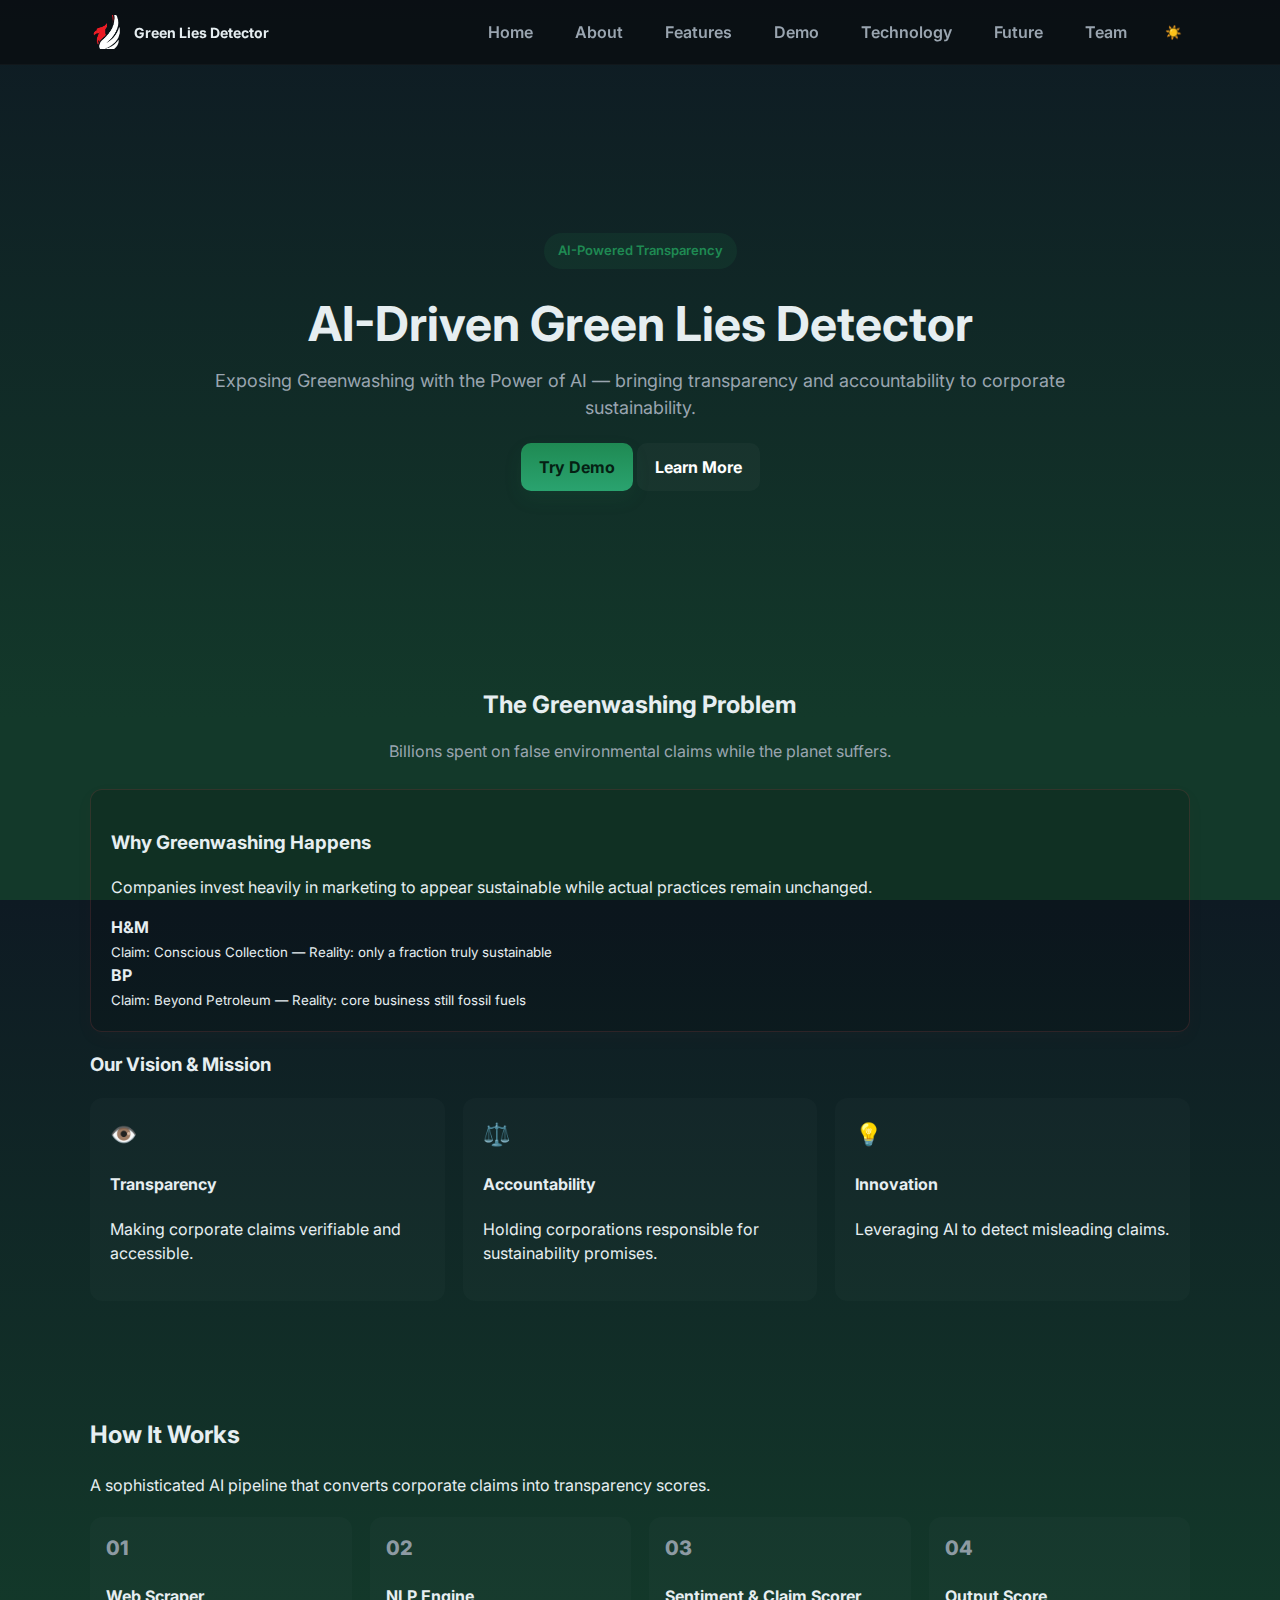
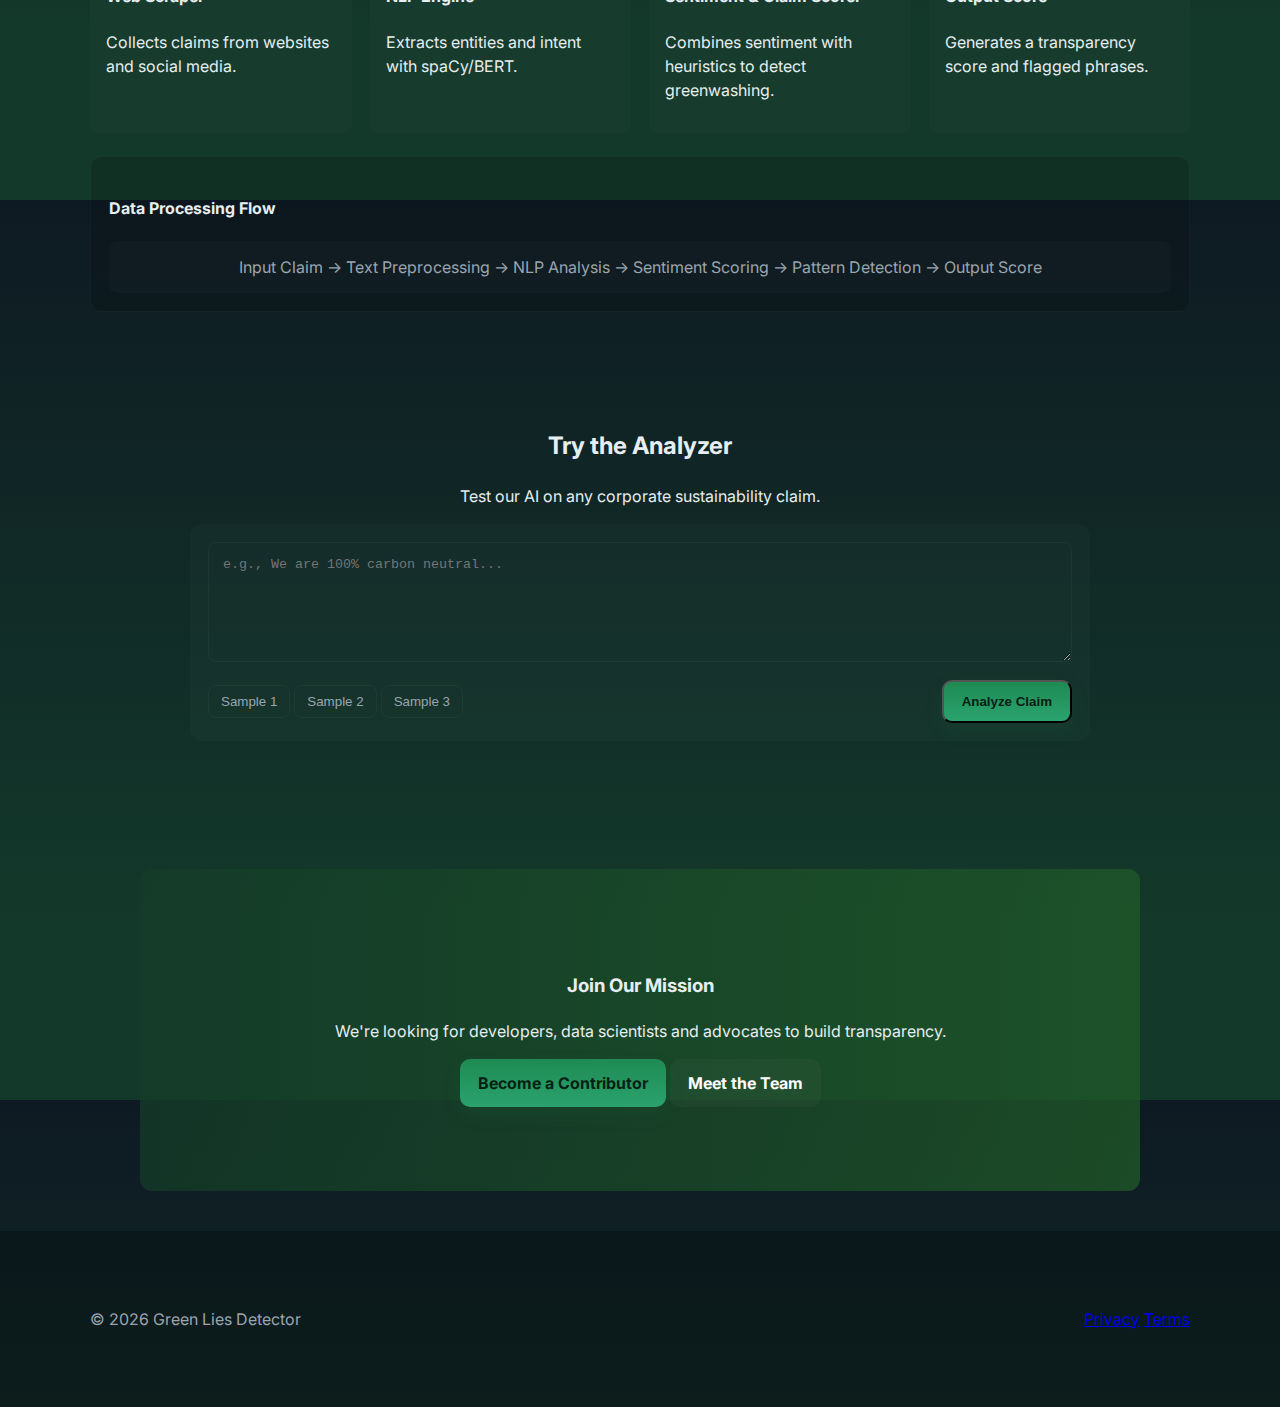
<file: index.html>
<!doctype html>
<html lang="en">
<head>
  <meta charset="utf-8" />
  <meta name="viewport" content="width=device-width,initial-scale=1" />
  <title>Green Lies Detector — Home</title>

  <!-- Google font -->
  <link href="https://fonts.googleapis.com/css2?family=Inter:wght@300;400;600;700;800&display=swap" rel="stylesheet">

  <link rel="stylesheet" href="./styles.css">
</head>
<body>
  <!-- Top Navbar -->
  <header class="site-header">
    <div class="container nav-inner">
      <a class="brand" href="index.html">
        <img src="./logo.png" alt="Green Lies Detector" class="logo">
        <span>Green Lies Detector</span>
      </a>

      <nav class="nav">
        <a href="index.html">Home</a>
        <a href="about.html">About</a>
        <a href="features.html">Features</a>
        <a href="demo.html">Demo</a>
        <a href="technology.html">Technology</a>
        <a href="future.html">Future</a>
        <a href="team.html">Team</a>
        <button id="themeToggle" class="theme-btn" aria-label="Toggle theme">☀️</button>
      </nav>

      <button class="nav-toggle" aria-label="Open menu" id="navToggle">☰</button>
    </div>
  </header>

  <!-- Hero -->
  <main>
    <section class="hero">
      <div class="container hero-inner">
        <span class="badge">AI-Powered Transparency</span>
        <h1>AI-Driven Green Lies Detector</h1>
        <p class="lead">Exposing Greenwashing with the Power of AI — bringing transparency and accountability to corporate sustainability.</p>

        <div class="cta-row">
          <a class="btn primary" href="demo.html">Try Demo</a>
          <a class="btn ghost" href="about.html">Learn More</a>
        </div>
      </div>
    </section>

    <!-- Problem / Vision -->
    <section class="problem">
      <div class="container">
        <h2>The Greenwashing Problem</h2>
        <p class="muted">Billions spent on false environmental claims while the planet suffers.</p>

        <div class="card warning-card">
          <h3>Why Greenwashing Happens</h3>
          <p>Companies invest heavily in marketing to appear sustainable while actual practices remain unchanged.</p>
          <div class="examples">
            <div><strong>H&amp;M</strong><br><small>Claim: Conscious Collection — Reality: only a fraction truly sustainable</small></div>
            <div><strong>BP</strong><br><small>Claim: Beyond Petroleum — Reality: core business still fossil fuels</small></div>
          </div>
        </div>

        <h3 class="center">Our Vision &amp; Mission</h3>
        <div class="three-col">
          <div class="feature-card">
            <div class="icon">👁️</div>
            <h4>Transparency</h4>
            <p>Making corporate claims verifiable and accessible.</p>
          </div>
          <div class="feature-card">
            <div class="icon">⚖️</div>
            <h4>Accountability</h4>
            <p>Holding corporations responsible for sustainability promises.</p>
          </div>
          <div class="feature-card">
            <div class="icon">💡</div>
            <h4>Innovation</h4>
            <p>Leveraging AI to detect misleading claims.</p>
          </div>
        </div>
      </div>
    </section>

    <!-- How it works -->
    <section class="how">
      <div class="container">
        <h2>How It Works</h2>
        <p class="muted">A sophisticated AI pipeline that converts corporate claims into transparency scores.</p>

        <div class="steps-grid">
          <div class="step-card"><div class="num">01</div><h4>Web Scraper</h4><p>Collects claims from websites and social media.</p></div>
          <div class="step-card"><div class="num">02</div><h4>NLP Engine</h4><p>Extracts entities and intent with spaCy/BERT.</p></div>
          <div class="step-card"><div class="num">03</div><h4>Sentiment &amp; Claim Scorer</h4><p>Combines sentiment with heuristics to detect greenwashing.</p></div>
          <div class="step-card"><div class="num">04</div><h4>Output Score</h4><p>Generates a transparency score and flagged phrases.</p></div>
        </div>

        <div class="process-box">
          <h4>Data Processing Flow</h4>
          <div class="flow">
            <div>Input Claim → Text Preprocessing → NLP Analysis → Sentiment Scoring → Pattern Detection → Output Score</div>
          </div>
        </div>
      </div>
    </section>

    <!-- Try Analyzer form preview -->
    <section class="analyzer">
      <div class="container">
        <h2>Try the Analyzer</h2>
        <p class="muted">Test our AI on any corporate sustainability claim.</p>

        <form id="analyzeForm" class="analyze-form">
          <textarea id="claimText" placeholder="e.g., We are 100% carbon neutral..." rows="5"></textarea>
          <div class="form-actions">
            <div class="samples">
              <button type="button" class="sample">Sample 1</button>
              <button type="button" class="sample">Sample 2</button>
              <button type="button" class="sample">Sample 3</button>
            </div>
            <button type="submit" class="btn primary">Analyze Claim</button>
          </div>
        </form>

        <div id="analyzeResult" class="result-box" aria-live="polite" hidden></div>
      </div>
    </section>

    <!-- Footer CTA -->
    <section class="cta-join">
      <div class="container join-inner">
        <h3>Join Our Mission</h3>
        <p>We're looking for developers, data scientists and advocates to build transparency.</p>
        <div><a class="btn primary" href="https://github.com" target="_blank">Become a Contributor</a>
        <a class="btn ghost" href="team.html">Meet the Team</a></div>
      </div>
    </section>
  </main>

  <!-- Footer -->
  <footer class="site-footer">
    <div class="container">
      <div class="footer-row">
        <div>© <span id="year"></span> Green Lies Detector</div>
        <div class="footer-links">
          <a href="privacy.html">Privacy</a> <a href="terms.html">Terms</a>
        </div>
      </div>
    </div>
  </footer>

  <script src="./script.js"></script>
</body>
</html>
</file>
<file: styles.css>
:root{
  --bg: #0f1721;
  --panel: #14202a;
  --muted: #9aa5b0;
  --accent: #1f8a53;
  --accent-2: #2f6b4f;
  --card: #12181d;
  --glass: rgba(255,255,255,0.02);
  --radius: 12px;
  --max-width: 1100px;
  --gap: 24px;
  font-family: 'Inter', system-ui, -apple-system, 'Segoe UI', Roboto, 'Helvetica Neue', Arial;
}

*{box-sizing:border-box}
html,body{height:100%}
body{
  margin:0;
  background: linear-gradient(180deg, #0e1a23 0%, #13392a 80%);
  color:#e6eef1;
  -webkit-font-smoothing:antialiased;
  -moz-osx-font-smoothing:grayscale;
  line-height:1.5;
  font-size:16px;
}

/* Layout container */
.container{
  width: 92%;
  max-width: var(--max-width);
  margin: 0 auto;
  padding: 48px 0;
}

/* Header */
.site-header{
  position:sticky;
  top:0;
  z-index:50;
  background: rgba(9,14,18,0.85);
  border-bottom:1px solid rgba(255,255,255,0.03);
}
.nav-inner{
  display:flex;
  align-items:center;
  justify-content:space-between;
  gap:12px;
  padding:12px 0;
}

/* brand */
.brand{display:flex;align-items:center;gap:10px;text-decoration:none;color:inherit}
.logo{width:34px;height:34px;border-radius:6px;object-fit:cover}
.brand span{font-weight:700;font-size:14px;}

/* nav */
.nav{display:flex;gap:18px;align-items:center}
.nav a{color:var(--muted);text-decoration:none;font-weight:600;padding:8px 12px;border-radius:8px}
.nav a.active, .nav a:hover{color:#fff;background:rgba(255,255,255,0.02)}
.theme-btn{background:transparent;border:0;color:var(--muted);cursor:pointer;padding:8px;border-radius:8px}
.nav-toggle{display:none;background:transparent;border:0;color:var(--muted);font-size:20px}

/* Hero */
.hero{
  padding:120px 0 80px;
  text-align:center;
  min-height:420px;
  display:flex;
  align-items:center;
  justify-content:center;
}
.hero-inner{max-width:880px}
.badge{display:inline-block;background:rgba(31,138,83,0.12);color:var(--accent);padding:8px 14px;border-radius:999px;font-weight:600;font-size:13px;margin-bottom:18px}
h1{font-size:48px;margin:12px 0 8px;line-height:1.05}
.lead{color:var(--muted);font-size:18px;margin-bottom:22px}

/* CTAs */
.btn{display:inline-block;padding:12px 18px;border-radius:10px;text-decoration:none;font-weight:700}
.btn.primary{background:linear-gradient(180deg,var(--accent),#2aa36f);color:#052013;box-shadow:0 8px 18px rgba(23,120,70,0.12)}
.btn.ghost{background:rgba(255,255,255,0.03);color:#fff}

/* Problem section */
.problem h2{text-align:center;margin-bottom:6px}
.problem .muted{color:var(--muted);text-align:center;margin-bottom:26px}
.card{background:rgba(0,0,0,0.15);padding:18px;border-radius:12px;border:1px solid rgba(255,255,255,0.03)}
.warning-card{border:1px solid rgba(200,80,80,0.18);box-shadow:0 6px 20px rgba(200,60,60,0.03);margin:18px 0;padding:20px}

/* Grid layouts */
.three-col{display:flex;gap:18px;justify-content:center;margin-top:18px}
.feature-card{background:rgba(255,255,255,0.02);padding:20px;border-radius:12px;flex:1;min-width:220px;text-align:left}
.feature-card .icon{font-size:22px;margin-bottom:8px}

/* How it works */
.how .steps-grid{display:grid;grid-template-columns:repeat(4,1fr);gap:18px;margin-top:20px}
.step-card{background:rgba(255,255,255,0.02);padding:16px;border-radius:12px;min-height:140px}
.step-card .num{font-weight:800;font-size:20px;color:var(--muted);opacity:0.9;margin-bottom:8px}

/* process box */
.process-box{margin-top:22px;background:rgba(0,0,0,0.14);border-radius:12px;padding:18px;border:1px solid rgba(255,255,255,0.03)}
.process-box .flow{padding:14px;background:rgba(255,255,255,0.02);border-radius:8px;text-align:center;color:var(--muted)}

/* analyzer */
.analyzer{text-align:center;padding-bottom:40px}
.analyze-form{max-width:900px;margin:0 auto;background:rgba(255,255,255,0.02);padding:18px;border-radius:12px}
textarea{width:100%;background:transparent;border:1px solid rgba(255,255,255,0.04);padding:14px;border-radius:8px;color:#fff;min-height:120px}
.form-actions{display:flex;align-items:center;justify-content:space-between;margin-top:12px;gap:12px}
.sample{background:transparent;border:1px solid rgba(255,255,255,0.04);padding:8px 12px;border-radius:8px;color:var(--muted)}

/* result */
.result-box{margin-top:18px;background:rgba(20,30,40,0.5);padding:14px;border-radius:10px;color:var(--muted)}

/* CTA Join */
.cta-join{padding:36px 0;background:linear-gradient(90deg,rgba(20,60,40,0.75),rgba(32,90,40,0.75));border-radius:12px;margin:40px auto;max-width:1000px;text-align:center}

/* Footer */
.site-footer{margin-top:40px;padding:28px 0;background:rgba(0,0,0,0.25)}
.footer-row{display:flex;justify-content:space-between;gap:12px;align-items:center;color:var(--muted)}

/* other pages small grids */
.features-grid{display:grid;grid-template-columns:repeat(2,1fr);gap:18px}
.tech-grid{display:grid;grid-template-columns:repeat(3,1fr);gap:18px;margin-top:18px}
.roadmap-grid{display:grid;grid-template-columns:repeat(3,1fr);gap:18px}
.roadmap-card, .tech-card {background:rgba(255,255,255,0.02);padding:18px;border-radius:12px}
.team-grid{display:grid;grid-template-columns:repeat(2,1fr);gap:18px}
.member-card{background:rgba(255,255,255,0.02);border-radius:12px;padding:0;overflow:hidden}
.member-top{background:var(--accent);height:70px;display:flex;align-items:center;justify-content:center}
.initials{width:68px;height:68px;border-radius:50%;background:rgba(0,0,0,0.2);display:flex;align-items:center;justify-content:center;font-weight:800}

/* small screens */
@media (max-width:900px){
  h1{font-size:34px}
  .three-col{flex-direction:column}
  .how .steps-grid{grid-template-columns:repeat(2,1fr)}
  .features-grid{grid-template-columns:1fr}
  .tech-grid{grid-template-columns:repeat(2,1fr)}
  .nav{display:none}
  .nav-toggle{display:block}
}

/* very small */
@media (max-width:480px){
  .hero{padding:80px 0}
  .nav-toggle{font-size:22px}
  .site-header .brand span{display:none}
}
.loading {
  color: #9f7aea;
  font-style: italic;
  animation: blink 1s infinite;
}
@keyframes blink {
  50% { opacity: 0.6; }
}

.analysis-result {
  margin-top: 15px;
  padding: 10px;
  background: #1a1a2e;
  border-radius: 10px;
  color: #fff;
  line-height: 1.5;
  box-shadow: 0 0 10px rgba(159, 122, 234, 0.4);
}
</file>
